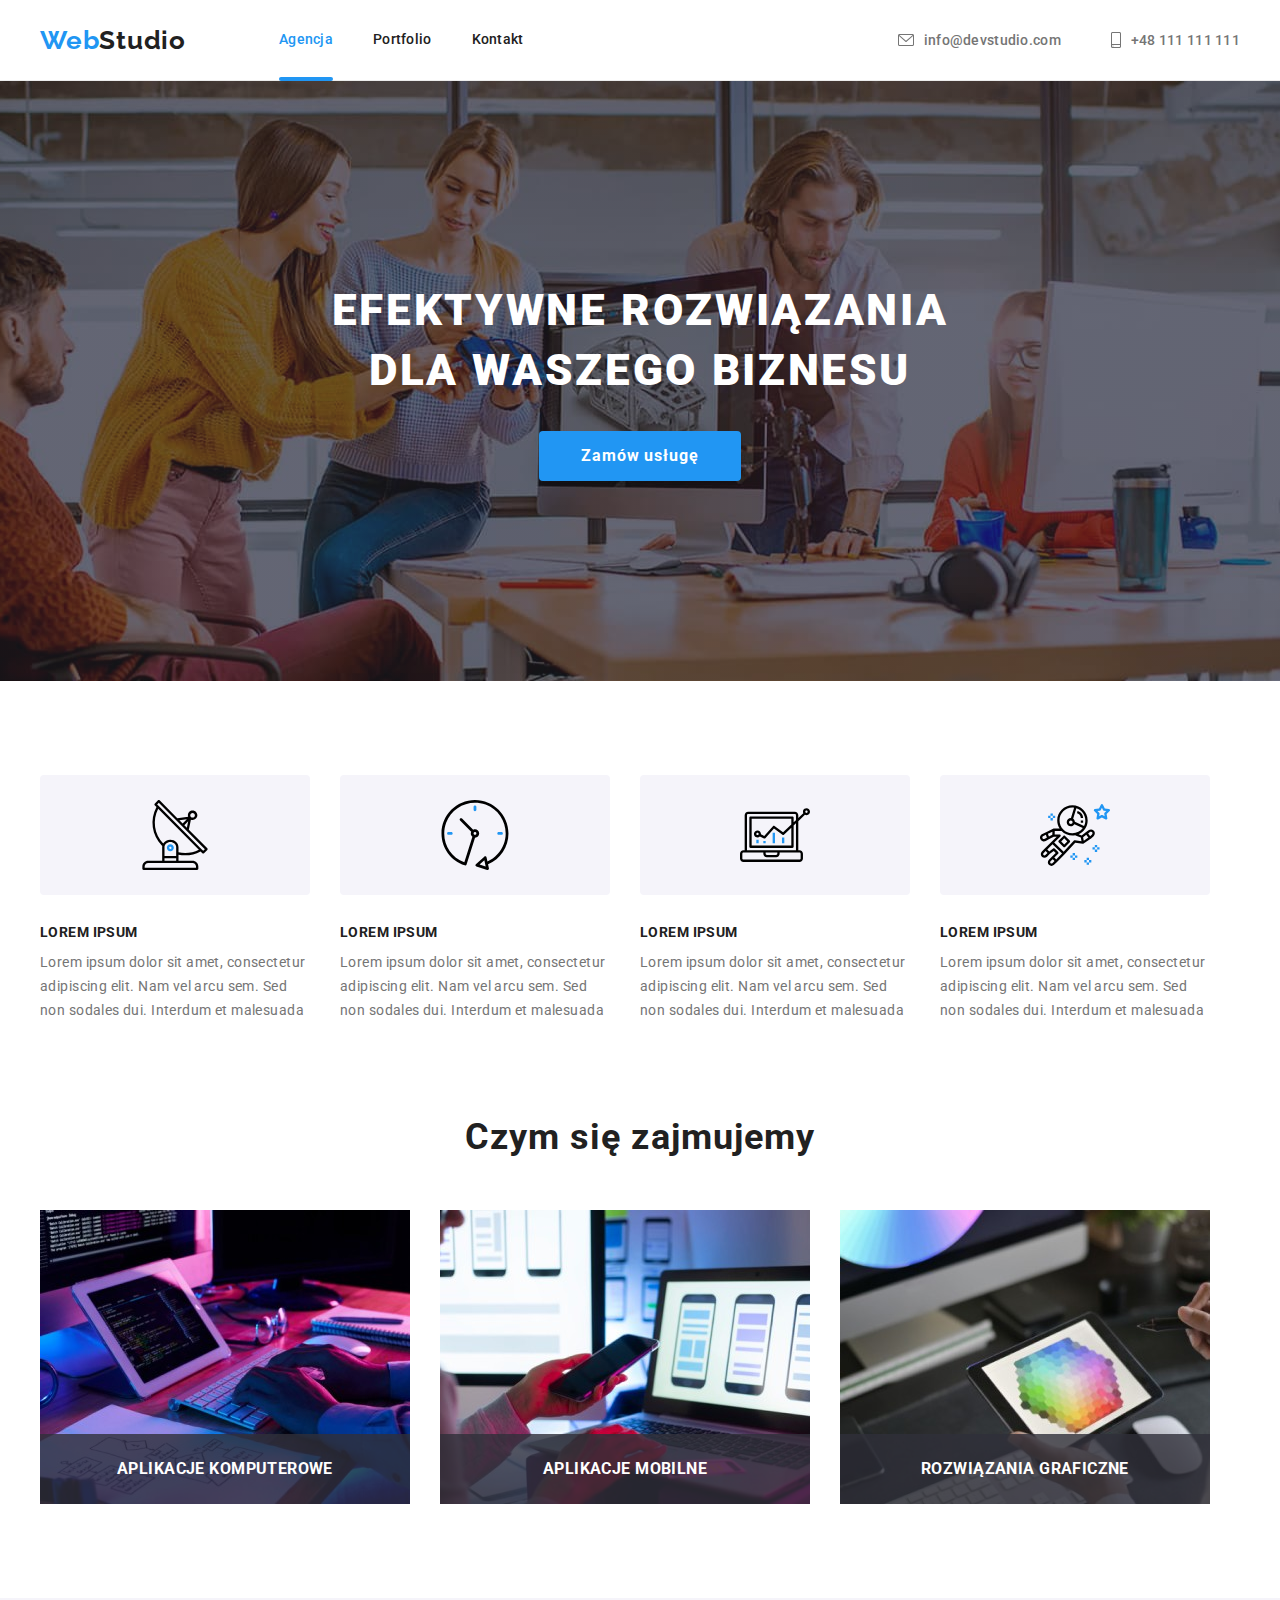
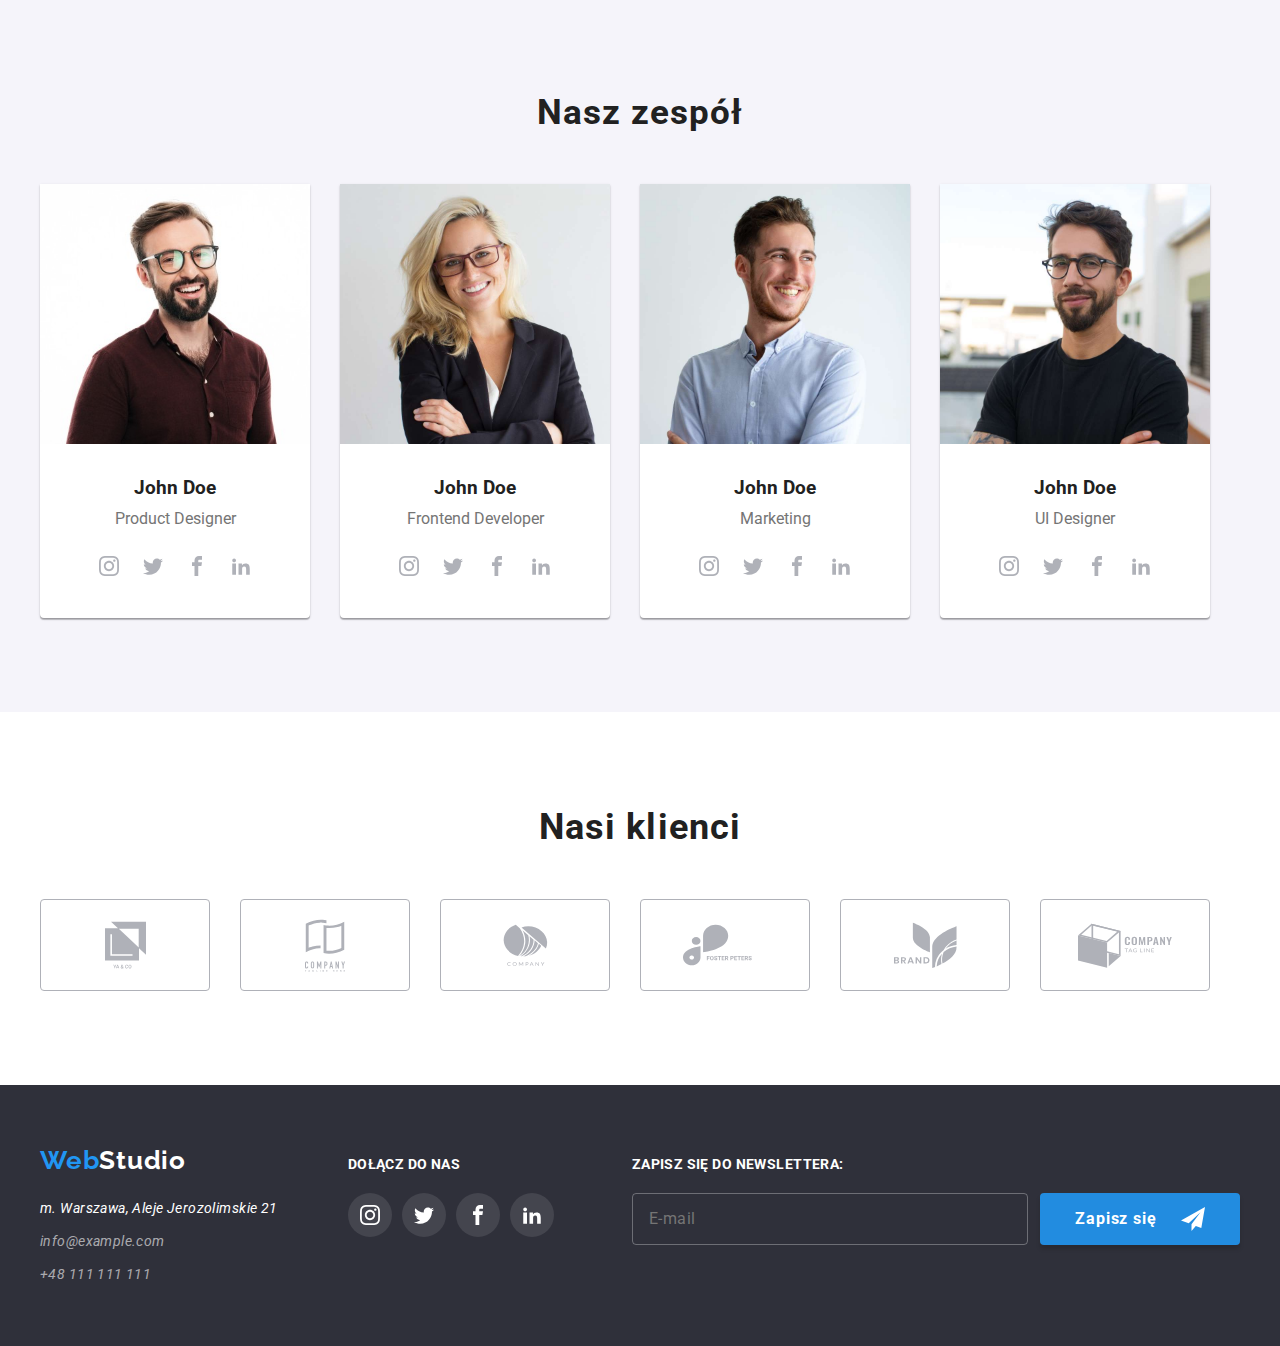
<file: index.html>
<!DOCTYPE html>
<html lang="pl">
  <head>
    <meta charset="UTF-8" />
    <meta http-equiv="X-UA-Compatible" content="IE=edge" />
    <meta name="viewport" content="width=device-width, initial-scale=1.0" />
    <title>Studio</title>

    <link
      rel="stylesheet"
      href="https://cdnjs.cloudflare.com/ajax/libs/modern-normalize/1.0.0/modern-normalize.min.css"
    />

    <link rel="preconnect" href="https://fonts.googleapis.com" />
    <link rel="preconnect" href="https://fonts.gstatic.com" crossorigin />
    <link
      href="https://fonts.googleapis.com/css2?family=Raleway:wght@700&family=Roboto:wght@400;500;700;900&display=swap"
      rel="stylesheet"
    />
    <link rel="stylesheet" href="css/styles.css" />
  </head>

  <body>
    <!-- logo i nawigacja-->

    <header class="header">
      <div class="container">
        <div class="header-nav">
          <div class="header-nav-list">
            <a class="top-logo" href="index.html"
              ><span class="top-web">Web</span><span>Studio</span></a
            >
            <nav>
              <ul class="nav-list">
                <li class="nav-item">
                  <a href="index.html" class="nav-link current-page">Agencja</a>
                </li>
                <li class="nav-item">
                  <a href="portfolio.html" class="nav-link">Portfolio</a>
                </li>
                <li class="nav-item">
                  <a href="index.html" class="nav-link">Kontakt</a>
                </li>
              </ul>
            </nav>
          </div>
          <ul class="header-contact">
            <li class="header-contact-item">
              <a class="header-contact-link href="mailto:info@devstudio.com"
                ><svg class="icon envelope">
                  <use href="images/icons.svg#icon-envelope"></use></svg
                >info@devstudio.com</a
              >
            </li>
            <li class="header-contact-item">
              <a class="header-contact-link" href="tel:+48111111111"
                ><svg class="icon smartphone">
                  <use href="images/icons.svg#icon-smartphone"></use></svg
                >+48 111 111 111</a
              >
            </li>
          </ul>
        </div>
      </div>
    </header>

    <!-- h1 i button -->

    <main>
      <section class="index-main-header">
        <div class="head-bg">
          <div class="container">
            <h1 class="index-h1">EFEKTYWNE ROZWIĄZANIA DLA WASZEGO BIZNESU</h1>
            <button class="index-main-button" type="button" data-modal-open>
              Zamów usługę
            </button>
          </div>
        </div>
      </section>

      <!-- Lorem Ipsum x4 -->

      <section class="section">
        <div class="container">
          <ul class="lorem-list">
            <li class="lorem-item">
              <div class="lorem-item-thumbnail">
                <svg class="lorem-item-thumbnail-icon">
                  <use href="images/icons.svg#icon-antenna"></use>
                </svg>
              </div>
              <h3 class="lorem-head">LOREM IPSUM</h3>
              <p class="lorem-body">
                Lorem ipsum dolor sit amet, consectetur adipiscing elit. Nam vel
                arcu sem. Sed non sodales dui. Interdum et malesuada
              </p>
            </li>
            <li class="lorem-item">
              <div class="lorem-item-thumbnail">
                <svg class="lorem-item-thumbnail-icon">
                  <use href="images/icons.svg#icon-clock"></use>
                </svg>
              </div>
              <h3 class="lorem-head">LOREM IPSUM</h3>
              <p class="lorem-body">
                Lorem ipsum dolor sit amet, consectetur adipiscing elit. Nam vel
                arcu sem. Sed non sodales dui. Interdum et malesuada
              </p>
            </li>
            <li class="lorem-item">
              <div class="lorem-item-thumbnail">
                <svg class="lorem-item-thumbnail-icon">
                  <use href="images/icons.svg#icon-diagram"></use>
                </svg>
              </div>
              <h3 class="lorem-head">LOREM IPSUM</h3>
              <p class="lorem-body">
                Lorem ipsum dolor sit amet, consectetur adipiscing elit. Nam vel
                arcu sem. Sed non sodales dui. Interdum et malesuada
              </p>
            </li>
            <li class="lorem-item">
              <div class="lorem-item-thumbnail">
                <svg class="lorem-item-thumbnail-icon">
                  <use href="images/icons.svg#icon-astronaut"></use>
                </svg>
              </div>
              <h3 class="lorem-head">LOREM IPSUM</h3>
              <p class="lorem-body">
                Lorem ipsum dolor sit amet, consectetur adipiscing elit. Nam vel
                arcu sem. Sed non sodales dui. Interdum et malesuada
              </p>
            </li>
          </ul>
        </div>
        <!-- Czym sie zajmujemy 3 obrazki -->
        <section>
          <div class="container">
            <h2 class="about-head">Czym się zajmujemy</h2>
            <ul class="about-list">
              <li class="about-item">
                <img
                  class="about-item-image"
                  src="./images/csz1.jpg"
                  alt="close-up-image-programer-working-his-desk-office"
                  width="370"
                  height="294"
                /><div class="about-list-item-heading">
                  <h3>Aplikacje Komputerowe</h3>
                </div>
              </li>
              <li class="about-item">
                <img
                  class="about-item-image"
                  src="./images/csz2.jpg"
                  alt="web-ui-designers-are-developing-application-smartphones-team-creators-is-working-interface-mobile-phones"
                  width="370"
                  height="294"
                /><div class="about-list-item-heading">
                  <h3>Aplikacje Mobilne</h3>
                </div>
              </li>
              <li class="about-item">
                <img
                  class="about-item-image"
                  src="./images/csz3.jpg"
                  alt="creative-artist-web-design-with-working-colour-selection-graphic-tablet"
                  width="370"
                  height="294"
                /><div class="about-list-item-heading">
                  <h3>Rozwiązania Graficzne</h3>
                </div>
              </li>
            </ul>
          </div>
        </section>
      </section>

      <!-- Nasz zespół -->

      <section class="section team">
        <div class="container">
          <h2 class="team-head">Nasz zespół</h2>
          <ul class="team-list">
            <li class="team-item">
              <figure>
                <img
                  class="team-item-image"
                  src="./images/nz1.jpg"
                  alt="Photo of John Doe - the Designer"
                  width="270"
                  height="260"
                />
                <figcaption>
                  <h3 class="team-image-head">John Doe</h3>
                  <p class="team-image-text">Product Designer</p>
                  <ul class="team-image-social-list">
                    <li>
                      <a class="team-image-social-list-item" href="">
                        <svg class="team-image-social-list-item-icon">
                          <use
                            href="./images/icons.svg#icon-instagram"
                          ></use></svg
                      ></a>
                    </li>
                    <li>
                      <a class="team-image-social-list-item" href="">
                        <svg class="team-image-social-list-item-icon">
                          <use
                            href="./images/icons.svg#icon-twitter"
                          ></use></svg
                      ></a>
                    </li>
                    <li>
                      <a class="team-image-social-list-item" href="">
                        <svg class="team-image-social-list-item-icon">
                          <use href="./images/icons.svg#icon-facebook"></use></svg
                      ></a>
                    </li>
                    <li>
                      <a class="team-image-social-list-item" href="">
                        <svg class="team-image-social-list-item-icon">
                          <use href="./images/icons.svg#icon-linkedin"></use></svg
                      ></a>
                    </li>
                  </ul>
                </figcaption>
              </figure>
            </li>
            <li class="team-item">
              <figure>
                <img
                  class="team-item-image"
                  src="./images/nz2.jpg"
                  alt="Photo of John Doe - the Developer"
                  width="270"
                  height="260"
                />
                <figcaption>
                  <h3 class="team-image-head">John Doe</h3>
                  <p class="team-image-text">Frontend Developer</p>
                  <ul class="team-image-social-list">
                    <li>
                      <a class="team-image-social-list-item" href="">
                        <svg class="team-image-social-list-item-icon">
                          <use
                            href="./images/icons.svg#icon-instagram"
                          ></use></svg
                      ></a>
                    </li>
                    <li>
                      <a class="team-image-social-list-item" href="">
                        <svg class="team-image-social-list-item-icon">
                          <use
                            href="./images/icons.svg#icon-twitter"
                          ></use></svg
                      ></a>
                    </li>
                    <li>
                      <a class="team-image-social-list-item" href="">
                        <svg class="team-image-social-list-item-icon">
                          <use href="./images/icons.svg#icon-facebook"></use></svg
                      ></a>
                    </li>
                    <li>
                      <a class="team-image-social-list-item" href="">
                        <svg class="team-image-social-list-item-icon">
                          <use href="./images/icons.svg#icon-linkedin"></use></svg
                      ></a>
                    </li>
                  </ul>
                </figcaption>
              </figure>
            </li>
            <li class="team-item">
              <figure>
                <img
                  class="team-item-image"
                  src="./images/nz3.jpg"
                  alt="Photo of John Doe - the Marketer"
                  width="270"
                  height="260"
                />
                <figcaption>
                  <h3 class="team-image-head">John Doe</h3>
                  <p class="team-image-text">Marketing</p>
                  <ul class="team-image-social-list">
                    <li>
                      <a class="team-image-social-list-item" href="">
                        <svg class="team-image-social-list-item-icon">
                          <use
                            href="./images/icons.svg#icon-instagram"
                          ></use></svg
                      ></a>
                    </li>
                    <li>
                      <a class="team-image-social-list-item" href="">
                        <svg class="team-image-social-list-item-icon">
                          <use
                            href="./images/icons.svg#icon-twitter"
                          ></use></svg
                      ></a>
                    </li>
                    <li>
                      <a class="team-image-social-list-item" href="">
                        <svg class="team-image-social-list-item-icon">
                          <use href="./images/icons.svg#icon-facebook"></use></svg
                      ></a>
                    </li>
                    <li>
                      <a class="team-image-social-list-item" href="">
                        <svg class="team-image-social-list-item-icon">
                          <use href="./images/icons.svg#icon-linkedin"></use></svg
                      ></a>
                    </li>
                  </ul>
                </figcaption>
              </figure>
            </li>
            <li class="team-item">
              <figure>
                <img
                  class="team-item-image"
                  src="./images/nz4.jpg"
                  alt="Photo of John Doe - the UI Designer"
                  width="270"
                  height="260"
                />
                <figcaption>
                  <h3 class="team-image-head">John Doe</h3>
                  <p class="team-image-text">UI Designer</p>
                  <ul class="team-image-social-list">
                    <li>
                      <a class="team-image-social-list-item" href="">
                        <svg class="team-image-social-list-item-icon">
                          <use
                            href="./images/icons.svg#icon-instagram"
                          ></use></svg
                      ></a>
                    </li>
                    <li>
                      <a class="team-image-social-list-item" href="">
                        <svg class="team-image-social-list-item-icon">
                          <use
                            href="./images/icons.svg#icon-twitter"
                          ></use></svg
                      ></a>
                    </li>
                    <li>
                      <a class="team-image-social-list-item" href="">
                        <svg class="team-image-social-list-item-icon">
                          <use href="./images/icons.svg#icon-facebook"></use></svg
                      ></a>
                    </li>
                    <li>
                      <a class="team-image-social-list-item" href="">
                        <svg class="team-image-social-list-item-icon">
                          <use href="./images/icons.svg#icon-linkedin"></use></svg
                      ></a>
                    </li>
                  </ul>
                </figcaption>
              </figure>
            </li>
          </ul>
        </div>
      </section>

      <!-- Nasi klienci -->

      <section class="section">
        <div class="container">
          <h2 class="clients-heading">Nasi klienci</h2>
          <ul class="clients-list">
            <li>
              <a class="clients-list-item" href="">
                <svg class="clients-list-item-icon company01">
                  <use
                    href="./images/icons.svg#client-icon-company-01"
                  ></use></svg
              ></a>
            </li>
            <li>
              <a class="clients-list-item" href="">
                <svg class="clients-list-item-icon company02">
                  <use
                    href="./images/icons.svg#client-icon-company-02"
                  ></use></svg
              ></a>
            </li>
            <li>
              <a class="clients-list-item" href="">
                <svg class="clients-list-item-icon company03">
                  <use
                    href="./images/icons.svg#client-icon-company-03"
                  ></use></svg
              ></a>
            </li>
            <li>
              <a class="clients-list-item" href="">
                <svg class="clients-list-item-icon company04">
                  <use
                    href="./images/icons.svg#client-icon-company-04"
                  ></use></svg
              ></a>
            </li>
            <li>
              <a class="clients-list-item" href="">
                <svg class="clients-list-item-icon company05">
                  <use
                    href="./images/icons.svg#client-icon-company-05"
                  ></use></svg
              ></a>
            </li>
            <li>
              <a class="clients-list-item" href="">
                <svg class="clients-list-item-icon company06">
                  <use
                    href="./images/icons.svg#client-icon-company-06"
                  ></use></svg
              ></a>
            </li>
          </ul>
        </div>
      </section>
    </main>

    <!-- Stopka -->

    <footer class="footer">
      <div class="container footer-flex">
        <div class="footer-address">
          <a class="bottom-logo" href="./index.html"
            ><span class="bottom-web">Web</span><span>Studio</span></a
          >
          <address>
            <ul>
              <li class="footer-text">m. Warszawa, Aleje Jerozolimskie 21</li>
              <li class="footer-text">
                <a class="footer-link" href="mailto:info@example.com"
                  >info@example.com</a
                >
              </li>
              <li class="footer-text">
                <a class="footer-link" href="tel:+48111111111"
                  >+48 111 111 111</a
                >
              </li>
            </ul>
          </address>
        </div>
        <section class="footer-join-us">
          <h3 class="footer-h3">Dołącz do nas</h3>
          <!-- social links-->
          <ul class="footer-social-list">
            <li>
              <a class="footer-social-list-item" href="">
                <svg class="footer-social-list-item-icon">
                  <use href="./images/icons.svg#icon-instagram"></use></svg
              ></a>
            </li>
            <li>
              <a class="footer-social-list-item" href="">
                <svg class="footer-social-list-item-icon">
                  <use href="./images/icons.svg#icon-twitter"></use></svg
              ></a>
            </li>
            <li>
              <a class="footer-social-list-item" href=""
                ><svg class="footer-social-list-item-icon">
                  <use href="./images/icons.svg#icon-facebook"></use></svg
              ></a>
            </li>
            <li>
              <a class="footer-social-list-item" href="">
                <svg class="footer-social-list-item-icon">
                  <use href="./images/icons.svg#icon-linkedin"></use></svg
              ></a>
            </li>
          </ul>
        </section>
        <section class="footer-newsletter">
          <h3 class="footer-h3">Zapisz się do newslettera:</h3>
          <form
            name="newsletter-signup-form"
            class="footer-newsletter-signup-form"
            method="POST"
            autocomplete="on"
          >
            <input
              class="footer-newsletter-signup-form-input"
              type="email"
              name="email"
              placeholder="E-mail"
              required
            />
            <button class="footer-newsletter-signup-form-btn" type="submit">
              Zapisz się<svg class="footer-newsletter-signup-form-btn-icon">
                <use href="./images/icons.svg#icon-sent"></use>
              </svg>
            </button>
          </form>
        </section>
      </div>
    </footer>

<!-- MODAL WINDOW -->

    <div class="modal-backdrop is-hidden" data-modal>
      <div class="modal-window">
        <button class="modal-window-close-btn-icon" type="button" data-modal-close>
          <svg class="modal-window-close-icon"><use href="./images/icons.svg#btn-close"></use></svg>
        </button>
        <h3 class="modal-window-h3">Zostaw swoje dane w formularzu poniżej:</h3>
        <form
          class="modal-window-application-signup-form"
          name="application-signup-form"
          method="POST"
        >
          <label class="modal-window-application-signup-form-label" for="name"
            >Imię:</label
          >
          <input
            class="modal-window-application-signup-form-input bg-image-name"
            type="text"
            name="name"
            id="name"
            required
          />

          <label
            class="modal-window-application-signup-form-label"
            for="phone_number"
            >Telefon:</label
          >
          <input
            class="modal-window-application-signup-form-input bg-image-phone"
            type="tel"
            name="phone_number"
            id="phone_number"
            required
          />

          <label class="modal-window-application-signup-form-label" for="email"
            >E-mail:</label
          >
          <input
            class="modal-window-application-signup-form-input bg-image-mail"
            type="email"
            name="email"
            id="email"
            required
          />

          <label
            class="modal-window-application-signup-form-label"
            for="comment"
            >Komentarz</label
          >
          <textarea
            class="modal-window-application-signup-form-textarea"
            name="comment"
            id="comment"
            placeholder="Wprowadź tekst"
          ></textarea>

          <label class="modal-window-application-signup-form-terms" for="terms">
            <input
              class="modal-window-application-signup-form-terms-checkbox hidden"
              type="checkbox"
              name="privacy-policy-and-terms-and-conditions"
              value="agree"
              id="terms"
              required
            />
            Oświadczam, iż akceptuję&nbsp;<a href="#">Regulamin</a
            >&nbsp;i&nbsp;<a href="#">Politykę Prywatności.</a></label
          >
          <button
            class="modal-window-application-signup-form-btn"
            type="submit"
          >
            Wyślij
          </button>
        </form>
      </div>
    </div>
    <script src="./js/modal.js"></script>
  </body>
</html>
</file>
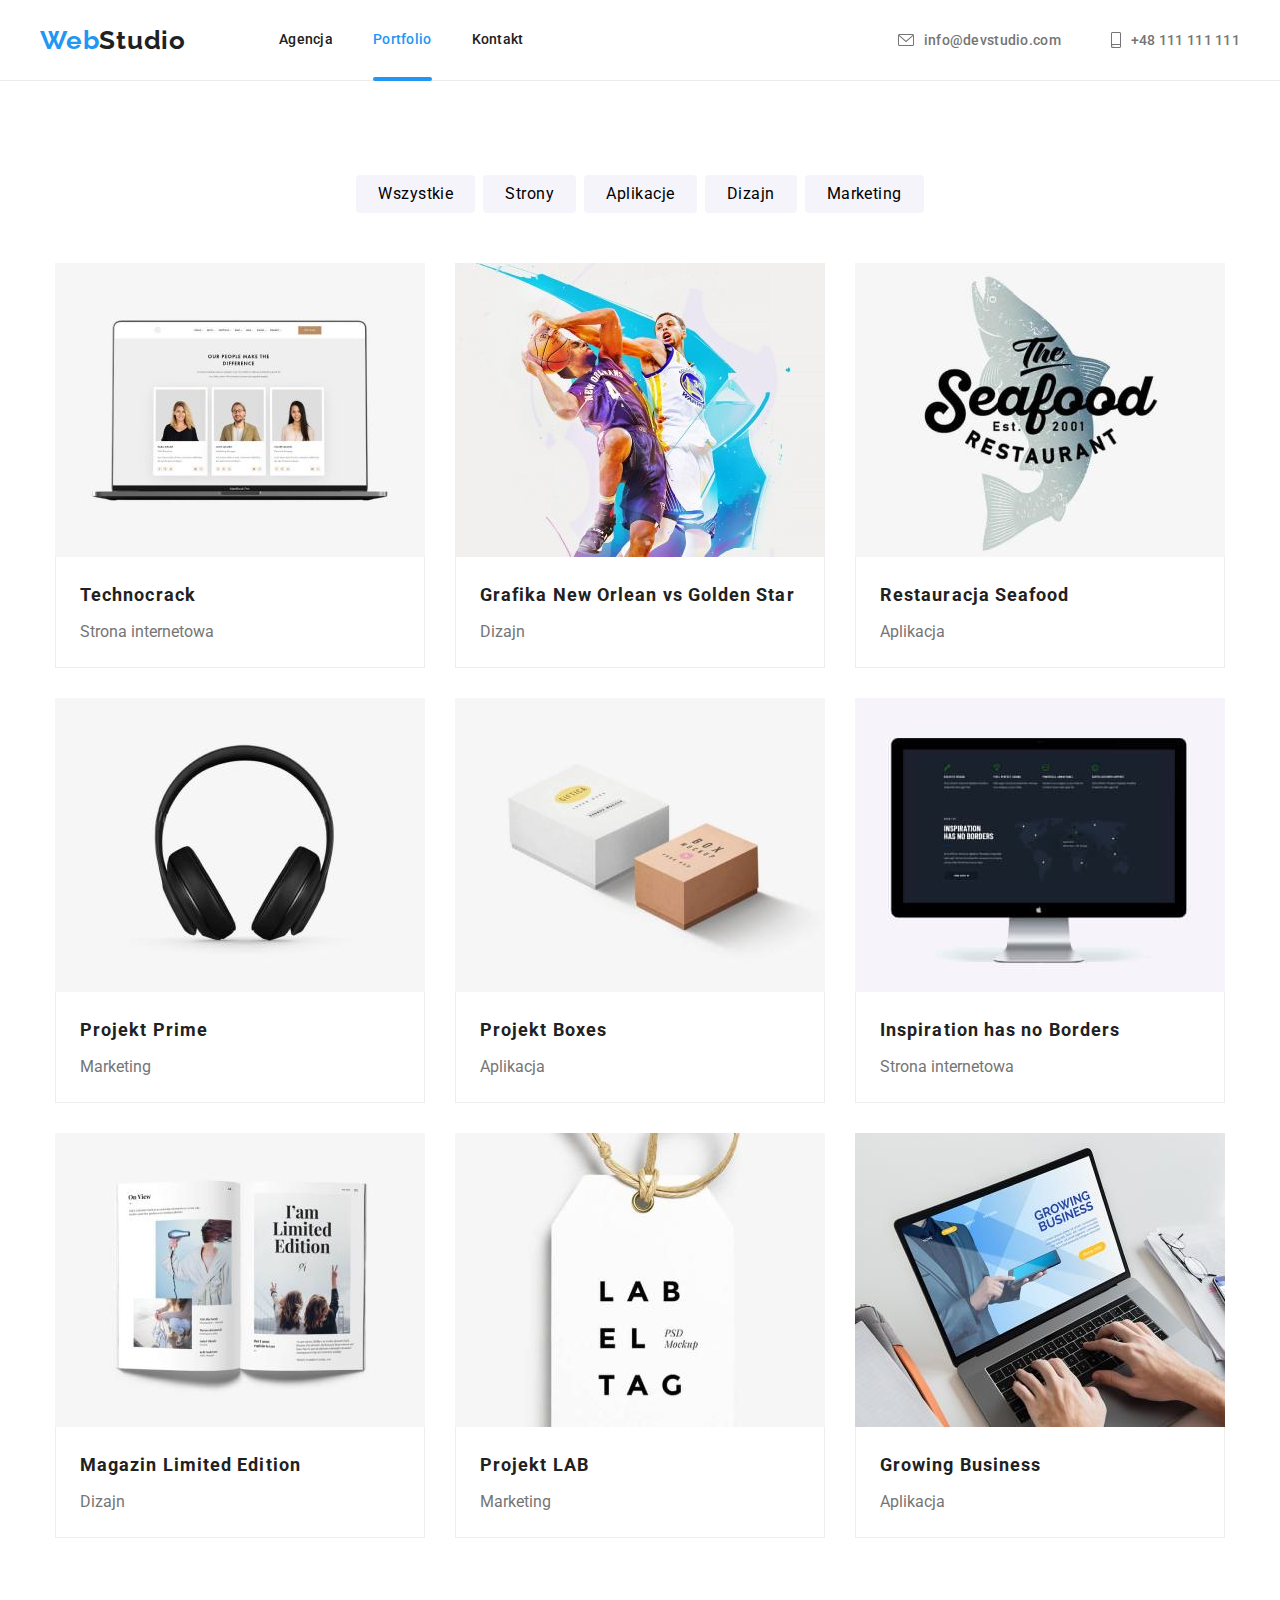
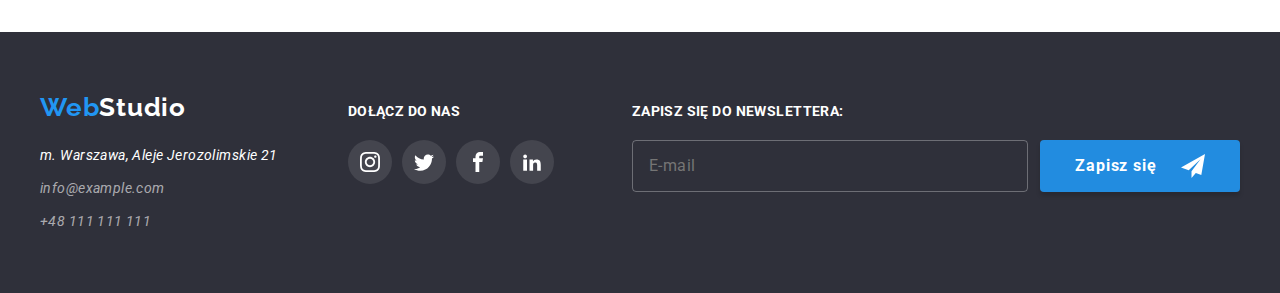
<file: portfolio.html>
<!DOCTYPE html>
<html lang="en">
  <head>
    <meta charset="UTF-8" />
    <meta http-equiv="X-UA-Compatible" content="IE=edge" />
    <meta name="viewport" content="width=device-width, initial-scale=1.0" />
    <title>Portfolio</title>

    <link
      rel="stylesheet"
      href="https://cdnjs.cloudflare.com/ajax/libs/modern-normalize/1.0.0/modern-normalize.min.css"
    />
    <link rel="stylesheet" href="css/styles.css" />
    <link rel="preconnect" href="https://fonts.googleapis.com" />
    <link rel="preconnect" href="https://fonts.gstatic.com" crossorigin />
    <link
      href="https://fonts.googleapis.com/css2?family=Raleway:wght@700&family=Roboto:wght@400;500;700;900&display=swap"
      rel="stylesheet"
    />
  </head>

  <body>
    <!-- logo i nawigacja -->

    <header class="header">
      <div class="container">
        <div class="header-nav">
          <div class="header-nav-list">
            <a class="top-logo" href="index.html"
              ><span class="top-web">Web</span><span>Studio</span></a
            >
            <nav>
              <ul class="nav-list">
                <li class="nav-item">
                  <a href="index.html" class="nav-link">Agencja</a>
                </li>
                <li class="nav-item">
                  <a href="portfolio.html" class="nav-link current-page"
                    >Portfolio</a
                  >
                </li>
                <li class="nav-item">
                  <a href="" class="nav-link">Kontakt</a>
                </li>
              </ul>
            </nav>
          </div>
          <ul class="header-contact">
            <li class="header-contact-item">
              <a class="header-contact-link" href="mailto:info@devstudio.com"
                ><svg class="icon envelope">
                  <use href="images/icons.svg#icon-envelope"></use></svg
                >info@devstudio.com</a
              >
            </li>
            <li class="header-contact-item">
              <a class="header-contact-link" href="tel:+48111111111"
                ><svg class="icon smartphone">
                  <use href="images/icons.svg#icon-smartphone"></use></svg
                >+48 111 111 111</a
              >
            </li>
          </ul>
        </div>
      </div>
    </header>

    <main>
      <!-- Batony -->
      <div class="container">
        <section class="section">
          <section>
            <ul class="portfolio-button-list">
              <li class="portfolio-button-item">
                <button class="portfolio-button" type="button">
                  Wszystkie
                </button>
              </li>
              <li class="portfolio-button-item">
                <button class="portfolio-button" type="button">Strony</button>
              </li>
              <li class="portfolio-button-item">
                <button class="portfolio-button" type="button">
                  Aplikacje
                </button>
              </li>
              <li class="portfolio-button-item">
                <button class="portfolio-button" type="button">Dizajn</button>
              </li>
              <li class="portfolio-button-item">
                <button class="portfolio-button" type="button">
                  Marketing
                </button>
              </li>
            </ul>
          </section>

          <!-- Obrazy Portfolio -->

          <section>
            <ul class="portfolio-list">
              <li>
                <a class="portfolio-list-item" href="">
                  <figure>
                    <div class="portfolio-list-item-thumb">
                      <img
                        class="portfolio-list-image"
                        src="./images/portf1.jpg"
                        width="370"
                        height="294"
                        alt="browser window with Technocrack site opened on laptop"
                      />
                      <div class="portfolio-list-item-description">
                        <p>
                          Technocrack jest popularną platformą wykorzystywaną do
                          rozpowszechniania koronawirusa. Firmy wykorzystują tę
                          platformę do celów szpiegowskich i ataków na
                          niezabezpieczone serwery konkurencji
                        </p>
                      </div>
                    </div>
                    <figcaption>
                      <h3>Technocrack</h3>
                      <p class="portfolio-list-item-text">Strona internetowa</p>
                    </figcaption>
                  </figure></a
                >
              </li>
              <li>
                <a class="portfolio-list-item" href="">
                  <figure>
                    <div class="portfolio-list-item-thumb">
                      <img
                        class="portfolio-list-image"
                        src="./images/portf2.jpg"
                        width="370"
                        height="294"
                        alt="designe image of basketball players new orlean vs golden star"
                      />
                      <div class="portfolio-list-item-description">
                        <p>
                          Technocrack jest popularną platformą wykorzystywaną do
                          rozpowszechniania koronawirusa. Firmy wykorzystują tę
                          platformę do celów szpiegowskich i ataków na
                          niezabezpieczone serwery konkurencji
                        </p>
                      </div>
                    </div>
                    <figcaption>
                      <h3>Grafika New Orlean vs Golden Star</h3>
                      <p class="portfolio-list-item-text">Dizajn</p>
                    </figcaption>
                  </figure></a
                >
              </li>
              <li>
                <a class="portfolio-list-item" href="">
                  <figure>
                    <div class="portfolio-list-item-thumb">
                      <img
                        class="portfolio-list-image"
                        src="./images/portf3.jpg"
                        width="370"
                        height="294"
                        alt="the seafood restaurant app"
                      />
                      <div class="portfolio-list-item-description">
                        <p>
                          Technocrack jest popularną platformą wykorzystywaną do
                          rozpowszechniania koronawirusa. Firmy wykorzystują tę
                          platformę do celów szpiegowskich i ataków na
                          niezabezpieczone serwery konkurencji
                        </p>
                      </div>
                    </div>
                    <figcaption>
                      <h3>Restauracja Seafood</h3>
                      <p class="portfolio-list-item-text">Aplikacja</p>
                    </figcaption>
                  </figure></a
                >
              </li>
              <li>
                <a class="portfolio-list-item" href="">
                  <figure>
                    <div class="portfolio-list-item-thumb">
                      <img
                        class="portfolio-list-image"
                        src="./images/portf4.jpg"
                        width="370"
                        height="294"
                        alt="black headphones"
                      />
                      <div class="portfolio-list-item-description">
                        <p>
                          Technocrack jest popularną platformą wykorzystywaną do
                          rozpowszechniania koronawirusa. Firmy wykorzystują tę
                          platformę do celów szpiegowskich i ataków na
                          niezabezpieczone serwery konkurencji
                        </p>
                      </div>
                    </div>
                    <figcaption>
                      <h3>Projekt Prime</h3>
                      <p class="portfolio-list-item-text">Marketing</p>
                    </figcaption>
                  </figure></a
                >
              </li>
              <li>
                <a class="portfolio-list-item" href="">
                  <figure>
                    <div class="portfolio-list-item-thumb">
                      <img
                        class="portfolio-list-image"
                        src="./images/portf5.jpg"
                        width="370"
                        height="294"
                        alt="white box with smaller brown box next to it"
                      />
                      <div class="portfolio-list-item-description">
                        <p>
                          Technocrack jest popularną platformą wykorzystywaną do
                          rozpowszechniania koronawirusa. Firmy wykorzystują tę
                          platformę do celów szpiegowskich i ataków na
                          niezabezpieczone serwery konkurencji
                        </p>
                      </div>
                    </div>
                    <figcaption>
                      <h3>Projekt Boxes</h3>
                      <p class="portfolio-list-item-text">Aplikacja</p>
                    </figcaption>
                  </figure></a
                >
              </li>
              <li>
                <a class="portfolio-list-item" href="">
                  <figure>
                    <div class="portfolio-list-item-thumb">
                      <img
                        class="portfolio-list-image"
                        src="./images/portf6.jpg"
                        width="370"
                        height="294"
                        alt="Inspiration has no Borders site opened on Mac screen"
                      />
                      <div class="portfolio-list-item-description">
                        <p>
                          Technocrack jest popularną platformą wykorzystywaną do
                          rozpowszechniania koronawirusa. Firmy wykorzystują tę
                          platformę do celów szpiegowskich i ataków na
                          niezabezpieczone serwery konkurencji
                        </p>
                      </div>
                    </div>
                    <figcaption>
                      <h3>Inspiration has no Borders</h3>
                      <p class="portfolio-list-item-text">Strona internetowa</p>
                    </figcaption>
                  </figure></a
                >
              </li>
              <li>
                <a class="portfolio-list-item" href="">
                  <figure>
                    <div class="portfolio-list-item-thumb">
                      <img
                        class="portfolio-list-image"
                        src="./images/portf7.jpg"
                        width="370"
                        height="294"
                        alt="design of Magazyn Limited Edition"
                      />
                      <div class="portfolio-list-item-description">
                        <p>
                          Technocrack jest popularną platformą wykorzystywaną do
                          rozpowszechniania koronawirusa. Firmy wykorzystują tę
                          platformę do celów szpiegowskich i ataków na
                          niezabezpieczone serwery konkurencji
                        </p>
                      </div>
                    </div>
                    <figcaption>
                      <h3>Magazin Limited Edition</h3>
                      <p class="portfolio-list-item-text">Dizajn</p>
                    </figcaption>
                  </figure></a
                >
              </li>
              <li>
                <a class="portfolio-list-item" href="">
                  <figure>
                    <div class="portfolio-list-item-thumb">
                      <img
                        class="portfolio-list-image"
                        src="./images/portf8.jpg"
                        width="370"
                        height="294"
                        alt="white tag with LABELTAG PSD Mockup text on it"
                      />
                      <div class="portfolio-list-item-description">
                        <p>
                          Technocrack jest popularną platformą wykorzystywaną do
                          rozpowszechniania koronawirusa. Firmy wykorzystują tę
                          platformę do celów szpiegowskich i ataków na
                          niezabezpieczone serwery konkurencji
                        </p>
                      </div>
                    </div>
                    <figcaption>
                      <h3>Projekt LAB</h3>
                      <p class="portfolio-list-item-text">Marketing</p>
                    </figcaption>
                  </figure></a
                >
              </li>
              <li>
                <a class="portfolio-list-item" href="">
                  <figure>
                    <div class="portfolio-list-item-thumb">
                      <img
                        class="portfolio-list-image"
                        src="./images/portf9.jpg"
                        width="370"
                        height="294"
                        alt="laptop screen with opened Growing Business app"
                      />
                      <div class="portfolio-list-item-description">
                        <p>
                          Technocrack jest popularną platformą wykorzystywaną do
                          rozpowszechniania koronawirusa. Firmy wykorzystują tę
                          platformę do celów szpiegowskich i ataków na
                          niezabezpieczone serwery konkurencji
                        </p>
                      </div>
                    </div>
                    <figcaption>
                      <h3>Growing Business</h3>
                      <p class="portfolio-list-item-text">Aplikacja</p>
                    </figcaption>
                  </figure></a
                >
              </li>
            </ul>
          </section>
        </section>
      </div>
    </main>
    <!-- Stopka -->
    <footer class="footer">
      <div class="container footer-flex">
        <div class="footer-address">
          <a class="bottom-logo" href="index.html"
            ><span class="bottom-web">Web</span><span>Studio</span></a
          >
          <address>
            <ul>
              <li class="footer-text">m. Warszawa, Aleje Jerozolimskie 21</li>
              <li class="footer-text">
                <a class="footer-link" href="mailto:info@example.com"
                  >info@example.com</a
                >
              </li>
              <li class="footer-text">
                <a class="footer-link" href="tel:+48111111111"
                  >+48 111 111 111</a
                >
              </li>
            </ul>
          </address>
        </div>
        <section class="footer-join-us">
          <h3 class="footer-h3">Dołącz do nas</h3>
          <!-- social links-->
          <ul class="footer-social-list">
            <li>
              <a class="footer-social-list-item" href="">
                <svg class="footer-social-list-item-icon">
                  <use href="images/icons.svg#icon-instagram"></use></svg
              ></a>
            </li>
            <li>
              <a class="footer-social-list-item" href="">
                <svg class="footer-social-list-item-icon">
                  <use href="images/icons.svg#icon-twitter"></use></svg
              ></a>
            </li>
            <li>
              <a class="footer-social-list-item" href=""
                ><svg class="footer-social-list-item-icon">
                  <use href="images/icons.svg#icon-facebook"></use></svg
              ></a>
            </li>
            <li>
              <a class="footer-social-list-item" href="">
                <svg class="footer-social-list-item-icon">
                  <use href="images/icons.svg#icon-linkedin"></use></svg
              ></a>
            </li>
          </ul>
        </section>
        <section class="footer-newsletter">
          <h3 class="footer-h3">Zapisz się do newslettera:</h3>
          <form
            name="newsletter-signup-form"
            class="footer-newsletter-signup-form"
            method="POST"
            autocomplete="on"
          >
            <input
              class="footer-newsletter-signup-form-input"
              type="email"
              name="email"
              placeholder="E-mail"
              required
            />
            <button class="footer-newsletter-signup-form-btn" type="submit">
              Zapisz się<svg class="footer-newsletter-signup-form-btn-icon">
                <use href="./images/icons.svg#icon-sent"></use>
              </svg>
            </button>
          </form>
        </section>
      </div>
    </footer>
  </body>
</html>
</file>
<file: css/styles.css>
/* globalna */

body {
  font-family: Roboto, Raleway, sans-serif;
  color: #212121;
  background-color: #fff;
}

* {
  margin: 0px;
  padding: 0px;
}

*,
*::before,
*::after {
  box-sizing: border-box;
}

a {
  text-decoration: none;
}

.container {
  max-width: 1200px;
  margin: 0 auto;
}

.section {
  padding: 94px 0;
}
/* ROOTS */
/* index roots */
:root {
  --index-main-color: #2196f3;
  --index-dulled-color: #757575;
  --index-bright-font-color: #fff;
  --index-main-bg-color: #2f303a;
  --index-alpha-font-color: rgba(255, 255, 255, 0.6);
  --portfolio-main-color: #2196f3;
  --portfolio-dulled-color: #757575;
  --portfolio-button-bg: #f5f4fa;
  --portfolio-bright-font-color: #ffffff;
  --portfolio-alpha-font-color: rgba(255, 255, 255, 0.6);
  --icon-color: #afb1b8;
  --icon-color-bg-hover: #2196f3;
  --icon-color-hover: #fff;
  --clients-list-item-border-color: #afb1b8;
  --clients-list-item-icon-color: #afb1b8;
  --clients-list-item-item-color-hover: #2196f3;
  --clients-list-item-heading-bg: #2f303acc;
  --portfolio-list-item-description-bg: #2196f3e5;
  --transition: 250ms cubic-bezier(0.4, 0, 0.2, 1);
  --footer-newsletter-signup-form-btn: #2196f3e5;
  --modal-window-application-signup-form-btn: #2196f3e5;
}

/* H-E-A-D-E-R */

.header {
  border-bottom: 1px solid #ececec;
  background-color: #fff;
  /* padding: 25px 0; */
}

.header-nav {
  display: flex;
  justify-content: space-between;
  flex-wrap: wrap;
  align-items: center;
}

.header-nav-list {
  display: flex;
  flex-wrap: wrap;
  align-items: center;
  list-style: none;
}

.nav-list {
  display: flex;
  flex-wrap: wrap;
  align-items: center;
  list-style: none;
}

.nav-item {
  position: relative;
  display: flex;
}

.nav-item:not(:first-of-type) {
  margin-left: 40px;
}

.nav-link {
  display: flex;
  align-items: center;
  font-size: 14px;
  font-weight: 500;
  line-height: 1.14em;
  letter-spacing: 0.02em;
  color: #212121;
  min-height: 80px;
  transition: color var(--transition);
}

.nav-link::after {
  content: " ";
  display: block;
  background-color: rgba(255, 255, 255, 0);
  transition: background-color var(--transition);
}

.current-page::after,
.nav-link:hover::after,
.nav-link:active::after,
.nav-link:focus::after {
  content: " ";
  position: absolute;
  bottom: -1px;
  left: 0px;
  width: 100%;
  height: 4px;
  border-radius: 2px;
  background-color: var(--clients-list-item-item-color-hover);
}

.current-page,
.header-contact-link:hover,
.header-contact-link:active,
.header-contact-link:focus,
.nav-link:hover,
.nav-link:active,
.nav-link:focus {
  color: var(--clients-list-item-item-color-hover);
}

/* H-E-A-D-E-R--C-O-N-T-A-C-T */

.header-contact {
  display: flex;
  flex-wrap: wrap;
  align-items: center;
  list-style: none;
}
.header-contact-item:not(:first-of-type) {
  margin-left: 50px;
}

.header-contact-link {
  font-size: 14px;
  font-weight: 500;
  line-height: 1.17em;
  letter-spacing: 0.02em;
  color: var(--index-dulled-color);
  transition: color var(--transition);
}

.header-contact-item a {
  display: flex;
  align-items: center;
}

.header-contact-item .icon {
  fill: currentColor;
  margin-right: 10px;
}

.header-contact-item .envelope {
  width: 16px;
  height: 12px;
}

.header-contact-item .smartphone {
  width: 10px;
  height: 36px;
}

/* H-E-A-D-E-R--L-O-G-O */

.top-logo {
  color: inherit;
  font-size: 26px;
  line-height: 1.19em;
  font-family: Raleway;
  margin-right: 93px;
  font-weight: 700;
  letter-spacing: 0.03em;
}

.top-web {
  color: var(--index-main-color);
}

/* M-O-D-A-L--W-I-N-D-O-W */

.modal-backdrop {
  display: flex;
  position: fixed;
  left: 0;
  top: 0;
  right: 0;
  bottom: 0;
  background-color: hsla(0, 0%, 0%, 0.2);
  transition: opacity var(--transition), visibility var(--transition);
}

.modal-window {
  background-color: #fff;
  min-width: 528px;
  cursor: auto;
  margin: auto;
  box-shadow: 0px 1px 3px rgba(0, 0, 0, 0.12), 0px 1px 1px rgba(0, 0, 0, 0.14),
    0px 2px 1px rgba(0, 0, 0, 0.2);
  border-radius: 4px;
  padding: 40px;
  position: relative;
}

.modal-window-close-btn-icon {
  display: flex;
  position: absolute;
  right: 8px;
  top: 8px;
  border: 1px solid #0000001a;
  border-radius: 50%;
  background-color: transparent;
  width: 30px;
  height: 30px;
  cursor: pointer;
}

.modal-window-close-icon {
  display: flex;
  margin: auto;
  width: 11px;
  height: 11px;
  cursor: pointer;
}

.modal-window-h3 {
  font-weight: 700;
  font-size: 20px;
  line-height: 1.15em;
  text-align: center;
  letter-spacing: 0.03em;
  margin-bottom: 12px;
}

.modal-window-application-signup-form {
  display: flex;
  flex-direction: column;
}

.modal-window-application-signup-form-label {
  font-size: 12px;
  line-height: 1.17em;
  letter-spacing: 0.01em;
  color: #757575;
  margin-bottom: 4px;
}

.modal-window-application-signup-form-input {
  margin-bottom: 10px;
  min-width: 100%;
  height: 40px;
  border: 1px solid rgba(33, 33, 33, 0.2);
  border-radius: 4px;
  font-size: 12px;
  letter-spacing: 0.01em;
  padding: 12px 12px 12px 42px;
  transition: border var(--transition);
}

.modal-window-application-signup-form-textarea:hover,
.modal-window-application-signup-form-textarea:focus,
.modal-window-application-signup-form-textarea:active,
.modal-window-application-signup-form-input:hover,
.modal-window-application-signup-form-input:focus,
.modal-window-application-signup-form-input:active {
  border: 1px solid #2196f3;
  outline: none;
}

.modal-window-application-signup-form-textarea {
  font-size: 12px;
  line-height: 1.17em;
  letter-spacing: 0.01em;
  padding: 12px 16px;
  min-width: 100%;
  min-height: 120px;
  border: 1px solid rgba(33, 33, 33, 0.2);
  border-radius: 4px;
  resize: none;
  margin-bottom: 20px;
  transition: border var(--transition);
}

.modal-window-application-signup-form-textarea::placeholder {
  color: rgba(117, 117, 117, 0.5);
}

.bg-image-name {
  background-image: url("data:image/svg+xml;charset=utf8,%3Csvg width='12' height='12' viewBox='0 0 12 12' fill='none' xmlns='http://www.w3.org/2000/svg'%3E%3Cpath d='M6 6C7.6575 6 9 4.6575 9 3C9 1.3425 7.6575 0 6 0C4.3425 0 3 1.3425 3 3C3 4.6575 4.3425 6 6 6ZM6 7.5C3.9975 7.5 0 8.505 0 10.5V11.25C0 11.6625 0.3375 12 0.75 12H11.25C11.6625 12 12 11.6625 12 11.25V10.5C12 8.505 8.0025 7.5 6 7.5Z' fill='%23212121'/%3E%3C/svg%3E");
  background-repeat: no-repeat;
  background-position: left 15px center;
  transition: background-image var(--transition);
}

.bg-image-name:hover,
.bg-image-name:focus,
.bg-image-name:active {
  background-image: url("data:image/svg+xml;charset=utf8,%3Csvg width='12' height='12' viewBox='0 0 12 12' fill='none' xmlns='http://www.w3.org/2000/svg'%3E%3Cpath d='M6 6C7.6575 6 9 4.6575 9 3C9 1.3425 7.6575 0 6 0C4.3425 0 3 1.3425 3 3C3 4.6575 4.3425 6 6 6ZM6 7.5C3.9975 7.5 0 8.505 0 10.5V11.25C0 11.6625 0.3375 12 0.75 12H11.25C11.6625 12 12 11.6625 12 11.25V10.5C12 8.505 8.0025 7.5 6 7.5Z' fill='%232196F3'/%3E%3C/svg%3E");
}

.bg-image-phone {
  background-image: url("data:image/svg+xml;charset=utf8,%3Csvg width='14' height='14' viewBox='0 0 14 14' fill='none' xmlns='http://www.w3.org/2000/svg'%3E%3Cpath d='M11.996 9.12256L10.1579 8.91269C9.71641 8.86203 9.28221 9.01401 8.97102 9.32519L7.63945 10.6568C5.59144 9.61466 3.91251 7.94296 2.87041 5.8877L4.20922 4.54888C4.5204 4.2377 4.67237 3.80349 4.62171 3.36205L4.41185 1.53836C4.325 0.807445 3.70988 0.257446 2.97173 0.257446H1.71976C0.902004 0.257446 0.221746 0.937708 0.272403 1.75547C0.655953 7.93572 5.59868 12.8712 11.7717 13.2548C12.5894 13.3054 13.2697 12.6252 13.2697 11.8074V10.5555C13.2769 9.82453 12.7269 9.2094 11.996 9.12256V9.12256Z' fill='%23212121'/%3E%3C/svg%3E");
  background-repeat: no-repeat;
  background-position: left 15px center;
  transition: background-image var(--transition);
}

.bg-image-phone:hover,
.bg-image-phone:focus,
.bg-image-phone:active {
  background-image: url("data:image/svg+xml;charset=utf8,%3Csvg width='14' height='14' viewBox='0 0 14 14' fill='none' xmlns='http://www.w3.org/2000/svg'%3E%3Cpath d='M11.996 9.12256L10.1579 8.91269C9.71641 8.86203 9.28221 9.01401 8.97102 9.32519L7.63945 10.6568C5.59144 9.61466 3.91251 7.94296 2.87041 5.8877L4.20922 4.54888C4.5204 4.2377 4.67237 3.80349 4.62171 3.36205L4.41185 1.53836C4.325 0.807445 3.70988 0.257446 2.97173 0.257446H1.71976C0.902004 0.257446 0.221746 0.937708 0.272403 1.75547C0.655953 7.93572 5.59868 12.8712 11.7717 13.2548C12.5894 13.3054 13.2697 12.6252 13.2697 11.8074V10.5555C13.2769 9.82453 12.7269 9.2094 11.996 9.12256V9.12256Z' fill='%232196F3'/%3E%3C/svg%3E");
}

.bg-image-mail {
  background-image: url("data:image/svg+xml;charset=utf8,%3Csvg width='16' height='12' viewBox='0 0 16 12' fill='none' xmlns='http://www.w3.org/2000/svg'%3E%3Cpath d='M14 0H2C1.175 0 0.5075 0.675 0.5075 1.5L0.5 10.5C0.5 11.325 1.175 12 2 12H14C14.825 12 15.5 11.325 15.5 10.5V1.5C15.5 0.675 14.825 0 14 0ZM13.7 3.1875L8.3975 6.5025C8.1575 6.6525 7.8425 6.6525 7.6025 6.5025L2.3 3.1875C2.1125 3.0675 2 2.865 2 2.6475C2 2.145 2.5475 1.845 2.975 2.1075L8 5.25L13.025 2.1075C13.4525 1.845 14 2.145 14 2.6475C14 2.865 13.8875 3.0675 13.7 3.1875Z' fill='%23212121'/%3E%3C/svg%3E");
  background-repeat: no-repeat;
  background-position: left 15px center;
  transition: background-image var(--transition);
}

.bg-image-mail:hover,
.bg-image-mail:focus,
.bg-image-mail:active {
  background-image: url("data:image/svg+xml;charset=utf8,%3Csvg width='16' height='12' viewBox='0 0 16 12' fill='none' xmlns='http://www.w3.org/2000/svg'%3E%3Cpath d='M14 0H2C1.175 0 0.5075 0.675 0.5075 1.5L0.5 10.5C0.5 11.325 1.175 12 2 12H14C14.825 12 15.5 11.325 15.5 10.5V1.5C15.5 0.675 14.825 0 14 0ZM13.7 3.1875L8.3975 6.5025C8.1575 6.6525 7.8425 6.6525 7.6025 6.5025L2.3 3.1875C2.1125 3.0675 2 2.865 2 2.6475C2 2.145 2.5475 1.845 2.975 2.1075L8 5.25L13.025 2.1075C13.4525 1.845 14 2.145 14 2.6475C14 2.865 13.8875 3.0675 13.7 3.1875Z' fill='%232196F3'/%3E%3C/svg%3E");
}

.modal-window-application-signup-form-terms {
  display: inline-flex;
  align-items: center;
  align-self: center;
  font-size: 14px;
  line-height: 1.71em;
  letter-spacing: 0.03em;
  color: #757575;
  margin-bottom: 30px;
}

.hidden {
  -moz-appearance: none;
  -webkit-appearance: none;
  appearance: none;
}

.modal-window-application-signup-form-terms-checkbox {
  background-image: url("data:image/svg+xml;charset=utf8,%3Csvg width='16' height='15' viewBox='0 0 16 15' fill='none' xmlns='http://www.w3.org/2000/svg'%3E%3Cpath d='M14.2222 1.66667V13.3333H1.77778V1.66667H14.2222ZM14.2222 0H1.77778C0.8 0 0 0.75 0 1.66667V13.3333C0 14.25 0.8 15 1.77778 15H14.2222C15.2 15 16 14.25 16 13.3333V1.66667C16 0.75 15.2 0 14.2222 0Z' fill='%23212121'/%3E%3C/svg%3E");
  fill: #212121;
  width: 16px;
  height: 15px;
}

.modal-window-application-signup-form-terms-checkbox:checked {
  background-image: url("data:image/svg+xml;charset=utf8,%3Csvg width='16' height='15' viewBox='0 0 16 15' fill='none' xmlns='http://www.w3.org/2000/svg'%3E%3Crect width='16' height='15' rx='2' fill='%232196F3'/%3E%3Cpath d='M3.95703 7.75166L3.88825 7.68604L3.81923 7.75141L2.93123 8.59258L2.85486 8.66492L2.93097 8.73753L6.42671 12.0724L6.49574 12.1382L6.56476 12.0724L14.069 4.91352L14.1449 4.84116L14.069 4.76881L13.1873 3.92764L13.1183 3.86183L13.0493 3.92761L6.49577 10.1735L3.95703 7.75166Z' fill='white' stroke='white' stroke-width='0.2'/%3E%3C/svg%3E");

  transition: background-image var(--transition);
}

.modal-window-application-signup-form-terms a {
  text-decoration: underline;
  color: #2196f3;
  font-size: 14px;
  line-height: 1.71em;
  letter-spacing: 0.03em;
}

.modal-window-application-signup-form-terms input {
  margin-right: 8px;
}

.modal-window-application-signup-form-btn {
  align-self: center;
  background-color: var(--modal-window-application-signup-form-btn);
  border: 0px;
  border-radius: 4px;
  color: #fff;
  width: 200px;
  height: 50px;
  font-weight: 700;
  font-size: 16px;
  line-height: 1.875em;
  letter-spacing: 0.06em;
  cursor: pointer;
}

.is-hidden {
  opacity: 0;
  visibility: hidden;
  pointer-events: none;
}

/* F-O-O-T-E-R */

.bottom-logo {
  display: inline-block;
  color: var(--index-bright-font-color);
  font-size: 26px;
  line-height: 1.19em;
  letter-spacing: 0.03em;
  font-family: Raleway;
  font-weight: 700;
  margin-bottom: 20px;
}

.bottom-web {
  color: var(--index-main-color);
}

.footer {
  background-color: var(--index-main-bg-color);
  color: #fff;
  padding: 60px 0;
}

.footer-text {
  font-size: 14px;
  line-height: 24px;
  letter-spacing: 0.03em;
  font-weight: 400;
  list-style-type: none;
  color: #fff;
  margin-bottom: 9px;
}

.footer-text:last-child {
  margin-bottom: 0;
}

.footer-link {
  color: rgba(255, 255, 255, 0.6);
  transition: color var(--transition);
}

.footer-link:hover,
.footer-link:focus {
  color: rgba(255, 255, 255, 1);
}

/* footer-joinus */

.footer-flex {
  display: flex;
}

.footer-address {
  margin-right: 70px;
}

.footer-h3 {
  font-style: normal;
  font-weight: 700;
  text-transform: uppercase;
  font-size: 14px;
  line-height: 1.14em;
  letter-spacing: 0.03em;
  margin-bottom: 20px;
}

.footer-join-us {
  display: flex;
  flex-direction: column;
  justify-content: start;
  padding-top: 12px;
  margin-right: 78px;
}

.footer-social-list {
  display: flex;
  align-items: center;
  list-style-type: none;
  margin-left: -10px;
}

.footer-social-list-item {
  display: flex;
  justify-content: center;
  align-items: center;
  align-self: center;
  width: 44px;
  height: 44px;
  margin-left: 10px;
  border-radius: 50%;
  background-color: rgba(255, 255, 255, 0.1);
  color: #fff;
  transition: background-color var(--transition);
}

.footer-social-list-item-icon {
  width: 20px;
  height: 20px;
  fill: currentcolor;
}

.footer-social-list-item:hover,
.footer-social-list-item:focus {
  background-color: var(--icon-color-bg-hover);
  color: var(--icon-color-hover);
}

/* N-E-W-S-L-E-T-T-E-R */

.footer-newsletter {
  display: flex;
  flex-grow: 1;
  flex-direction: column;
  justify-content: start;
  padding-top: 12px;
}

.footer-newsletter-signup-form {
  display: flex;
}

.footer-newsletter-signup-form-input {
  flex-grow: 1;
  background-color: transparent;
  border: 1px solid #ffffff4d;
  border-radius: 4px;
  padding: 15px 16px;
  margin-right: 12px;
  font-size: 16px;
  line-height: 1.25em;
  letter-spacing: 0.03em;
  color: rgba(255, 255, 255, 0.6);
  transition: color var(--transition), border-color var(--transition);
}
.footer-newsletter-signup-form-input:hover,
.footer-newsletter-signup-form-input:focus,
.footer-newsletter-signup-form-input:active {
  outline: none;
  color: rgba(255, 255, 255, 1);
  border-color: #fff;
}

.footer-newsletter-signup-form-input::placeholder {
  font-size: 16px;
}

.footer-newsletter-signup-form-btn {
  display: inline-flex;
  justify-content: center;
  align-items: center;
  background-color: var(--footer-newsletter-signup-form-btn);
  border: 0px;
  border-radius: 4px;
  width: 200px;
  padding: 10px 0px;
  color: #fff;
  font-size: 16px;
  font-weight: 700;
  line-height: 1.875em;
  letter-spacing: 0.06em;
  box-shadow: 0px 4px 4px rgba(0, 0, 0, 0.15);
  cursor: pointer;
}

.footer-newsletter-signup-form-btn-icon {
  fill: #fff;
  width: 24px;
  height: 24px;
  margin-left: 24px;
}

/* I-N-D-E-X */
/* INDEX MAIN TOP */

.index-main-header {
  background-color: var(--index-main-bg-color);
  color: #fff;
  text-align: center;
}

.head-bg {
  max-width: 1600px;
  padding: 200px 0;
  background-image: linear-gradient(
      rgba(47, 48, 58, 0.4),
      rgba(47, 48, 58, 0.4)
    ),
    url("../images/head-image.jpg");
  background-size: cover;
  background-position: center;
  background-repeat: no-repeat;
  margin: 0 auto;
}

.index-h1 {
  font-weight: 900;
  font-size: 44px;
  color: var(--index-bright-font-color);
  line-height: 1.36em;
  max-width: 696px;
  margin: 0 auto 30px;
  letter-spacing: 0.06em;
}

.index-main-button {
  cursor: pointer;
  font-size: 16px;
  line-height: 1.875em;
  font-weight: 700;
  color: var(--index-bright-font-color);
  background-color: var(--index-main-color);
  letter-spacing: 0.06em;
  box-shadow: 0px 4px 4px rgba(0, 0, 0, 0.15);
  border: 0px;
  padding: 10px 42px;
  border-radius: 4px;
}

.index-main-button:hover,
.index-main-button:active {
  background-color: var(--index-main-color);
  color: #fff;
}

/* INDEX MAIN MIDDLE (LOREM IPSUM) */

.lorem-list {
  display: flex;
  list-style-type: none;
  flex-wrap: wrap;
  margin-bottom: -30px;
  padding-bottom: 94px;
}

.lorem-item {
  margin-bottom: 30px;
  max-width: 270px;
}

.lorem-item:not(:first-of-type) {
  margin-left: 30px;
}

.lorem-item-thumbnail {
  display: flex;
  justify-content: center;
  height: 120px;
  padding: 25px 0;
  border-radius: 4px;
  margin-bottom: 30px;
  background-color: var(--portfolio-button-bg);
}

.lorem-item-thumbnail-icon {
  width: 70px;
  height: 70px;
}

.lorem-head {
  font-size: 14px;
  font-weight: 700;
  text-transform: uppercase;
  line-height: 1.14em;
  letter-spacing: 0.03em;
  margin-bottom: 10px;
}

.lorem-body {
  font-weight: 400;
  font-size: 14px;
  line-height: 1.71em;
  letter-spacing: 0.03em;
  color: var(--index-dulled-color);
}

.about-head {
  font-weight: 700;
  font-size: 36px;
  line-height: 1.2em;
  letter-spacing: 0.03em;
  margin-bottom: 50px;
  text-align: center;
}

.about-list {
  display: flex;
  flex-wrap: wrap;
  margin-bottom: -30px;
}

.about-item {
  list-style-type: none;
  margin-bottom: 30px;
  position: relative;
}

.about-item:not(:first-of-type) {
  margin-left: 30px;
}

.about-item-image {
  min-width: 370px;
  display: block;
}

.about-list-item-heading {
  display: flex;
  background-color: var(--clients-list-item-heading-bg);
  color: #fff;
  font-weight: 700;
  font-size: 14px;
  line-height: 1.14em;
  letter-spacing: 0.03em;
  text-transform: uppercase;
  padding: 27px 0;
  justify-content: center;
  position: absolute;
  left: 0px;
  bottom: 0px;
  width: 100%;
}

.team {
  background-color: #f5f4fa;
}

.team-head {
  font-weight: 700;
  font-size: 35px;
  line-height: 1.2em;
  letter-spacing: 0.03em;
  margin-bottom: 50px;
  text-align: center;
}

.team-list {
  list-style-type: none;
  display: flex;
  flex-wrap: wrap;
  margin-bottom: -30px;
}

.team-item {
  display: flex;
  flex-direction: column;
  align-content: center;
  background-color: #fff;
  box-shadow: 0px 1px 3px rgba(0, 0, 0, 0.12), 0px 1px 1px rgba(0, 0, 0, 0.14),
    0px 2px 1px rgba(0, 0, 0, 0.2);
  border-radius: 0px 0px 4px 4px;
  margin-bottom: 30px;
}

.team-item:not(:first-of-type) {
  margin-left: 30px;
}

.team-item figcaption {
  display: flex;
  flex-direction: column;
  align-items: center;
  padding: 30px;
}

.team-image {
  min-width: 270px;
  display: block;
}

.team-image-head {
  margin-bottom: 10px;
}

.team-image-text {
  margin-bottom: 16px;
  color: var(--index-dulled-color);
}
.team-image-social-list {
  list-style-type: none;
  display: flex;
  align-items: center;
}

.team-image-social-list-item {
  display: flex;
  justify-content: center;
  align-items: center;
  align-self: center;
  width: 44px;
  height: 44px;
  border-radius: 50%;
  background-color: #fff;
  color: var(--icon-color);
  transition: color var(--transition), background-color var(--transition);
}

.tean-image-social-list-item:not(:first-of-type) {
  margin-left: 10px;
}

.team-image-social-list-item-icon {
  width: 20px;
  height: 20px;
  fill: currentcolor;
}

.team-image-social-list-item:hover,
.team-image-social-list-item:focus {
  background-color: var(--icon-color-bg-hover);
  color: var(--icon-color-hover);
}

/* Klienci */

.clients-heading {
  font-weight: 700;
  font-size: 36px;
  line-height: 1.2em;
  letter-spacing: 0.03em;
  margin-bottom: 50px;
  text-align: center;
}

.clients-list {
  list-style-type: none;
  display: flex;
  flex-wrap: wrap;
  margin-bottom: -30px;
  margin-left: -30px;
}

.clients-list-item {
  display: flex;
  justify-content: center;
  height: 92px;
  min-width: 170px;
  border: 1px solid var(--clients-list-item-border-color);
  border-radius: 4px;
  margin-left: 30px;
  margin-bottom: 30px;
  cursor: pointer;
  color: var(--clients-list-item-icon-color);
  transition: color var(--transition), border var(--transition);
}

.header-menu-list-contact-item .icon {
  fill: currentColor;
  margin-right: 10px;
}

.clients-list-item-icon {
  display: flex;
  align-self: center;
  --clients-list-item-icon-color: currentcolor;
}

.clients-list-item .company01 {
  width: 41px;
  height: 48px;
}

.clients-list-item .company02 {
  width: 40px;
  height: 53px;
}

.clients-list-item .company03 {
  width: 45px;
  height: 42px;
}

.clients-list-item .company04 {
  width: 85px;
  height: 42px;
}

.clients-list-item .company05 {
  width: 63px;
  height: 47px;
}

.clients-list-item .company06 {
  width: 94px;
  height: 45px;
}

.clients-list-item:hover,
.clients-list-item:focus {
  border: 1px solid var(--clients-list-item-item-color-hover);
  color: var(--clients-list-item-item-color-hover);
}

/* P-O-R-T-F-O-L-I-O */

/* PORTFOLIO MAIN BUTTONS */

.portfolio-button-list {
  display: flex;
  justify-content: center;
  list-style-type: none;
  flex-wrap: wrap;
  margin-bottom: -8px;
  padding-bottom: 50px;
}

.portfolio-button-item {
  margin-bottom: 8px;
}

.portfolio-button-item:not(:first-of-type) {
  margin-left: 8px;
}

.portfolio-button {
  background-color: var(--portfolio-button-bg);
  border: 0px;
  padding: 6px 22px;
  border-radius: 4px;
  line-height: 1.625em;
  letter-spacing: 0.03em;
  cursor: pointer;
  transition: background-color var(--transition), color var(--transition),
    box-shadow var(--transition);
}

.portfolio-button:hover,
.portfolio-button:active,
.portfolio-button:focus {
  background-color: var(--index-main-color);
  color: #fff;
  box-shadow: 0px 3px 1px rgba(0, 0, 0, 0.1), 0px 1px 2px rgba(0, 0, 0, 0.08),
    0px 2px 2px rgba(0, 0, 0, 0.12);
}
/* PORTFOLIO IMAGES */

.portfolio-list {
  list-style-type: none;
  display: flex;
  flex-wrap: wrap;
  margin-left: -30px;
  margin-bottom: -30px;
  justify-content: center;
}

.portfolio-list-item {
  display: flex;
  background-color: #fff;
  margin-left: 30px;
  margin-bottom: 30px;
  max-width: 370px;
  transition: box-shadow var(--transition);
}

.portfolio-list-item:hover,
.portfolio-list-item:focus {
  box-shadow: 0px 1px 1px rgba(0, 0, 0, 0.12), 0px 4px 4px rgba(0, 0, 0, 0.06),
    1px 4px 6px rgba(0, 0, 0, 0.16);
}

.portfolio-list-item-thumb {
  position: relative;
  overflow: hidden;
}

.portfolio-list-item-description {
  position: absolute;
  top: 0;
  left: 0;
  color: #fff;
  background-color: var(--portfolio-list-item-description-bg);
  padding: 49px 24px;
  font-weight: 400;
  font-size: 18px;
  line-height: 1.56em;
  letter-spacing: 0.03em;
  transform: translatey(100%);
  transition: transform var(--transition);
}

.portfolio-list-item:hover .portfolio-list-item-description,
.portfolio-list-item:active .portfolio-list-item-description,
.portfolio-list-item:focus .portfolio-list-item-description {
  transform: translatey(0);
}

.portfolio-list-item figcaption {
  border-right: 1px solid #eee;
  border-bottom: 1px solid #eee;
  border-left: 1px solid #eee;
}

.portfolio-list-image {
  display: block;
}

.portfolio-list-item h3 {
  font-size: 18px;
  line-height: 2em;
  letter-spacing: 0.06em;
  padding: 20px 24px 4px 24px;
  color: #212121;
}

.portfolio-list-item-text {
  line-height: 1.875em;
  color: #757575;
  padding: 0px 24px 20px 24px;
}
</file>
